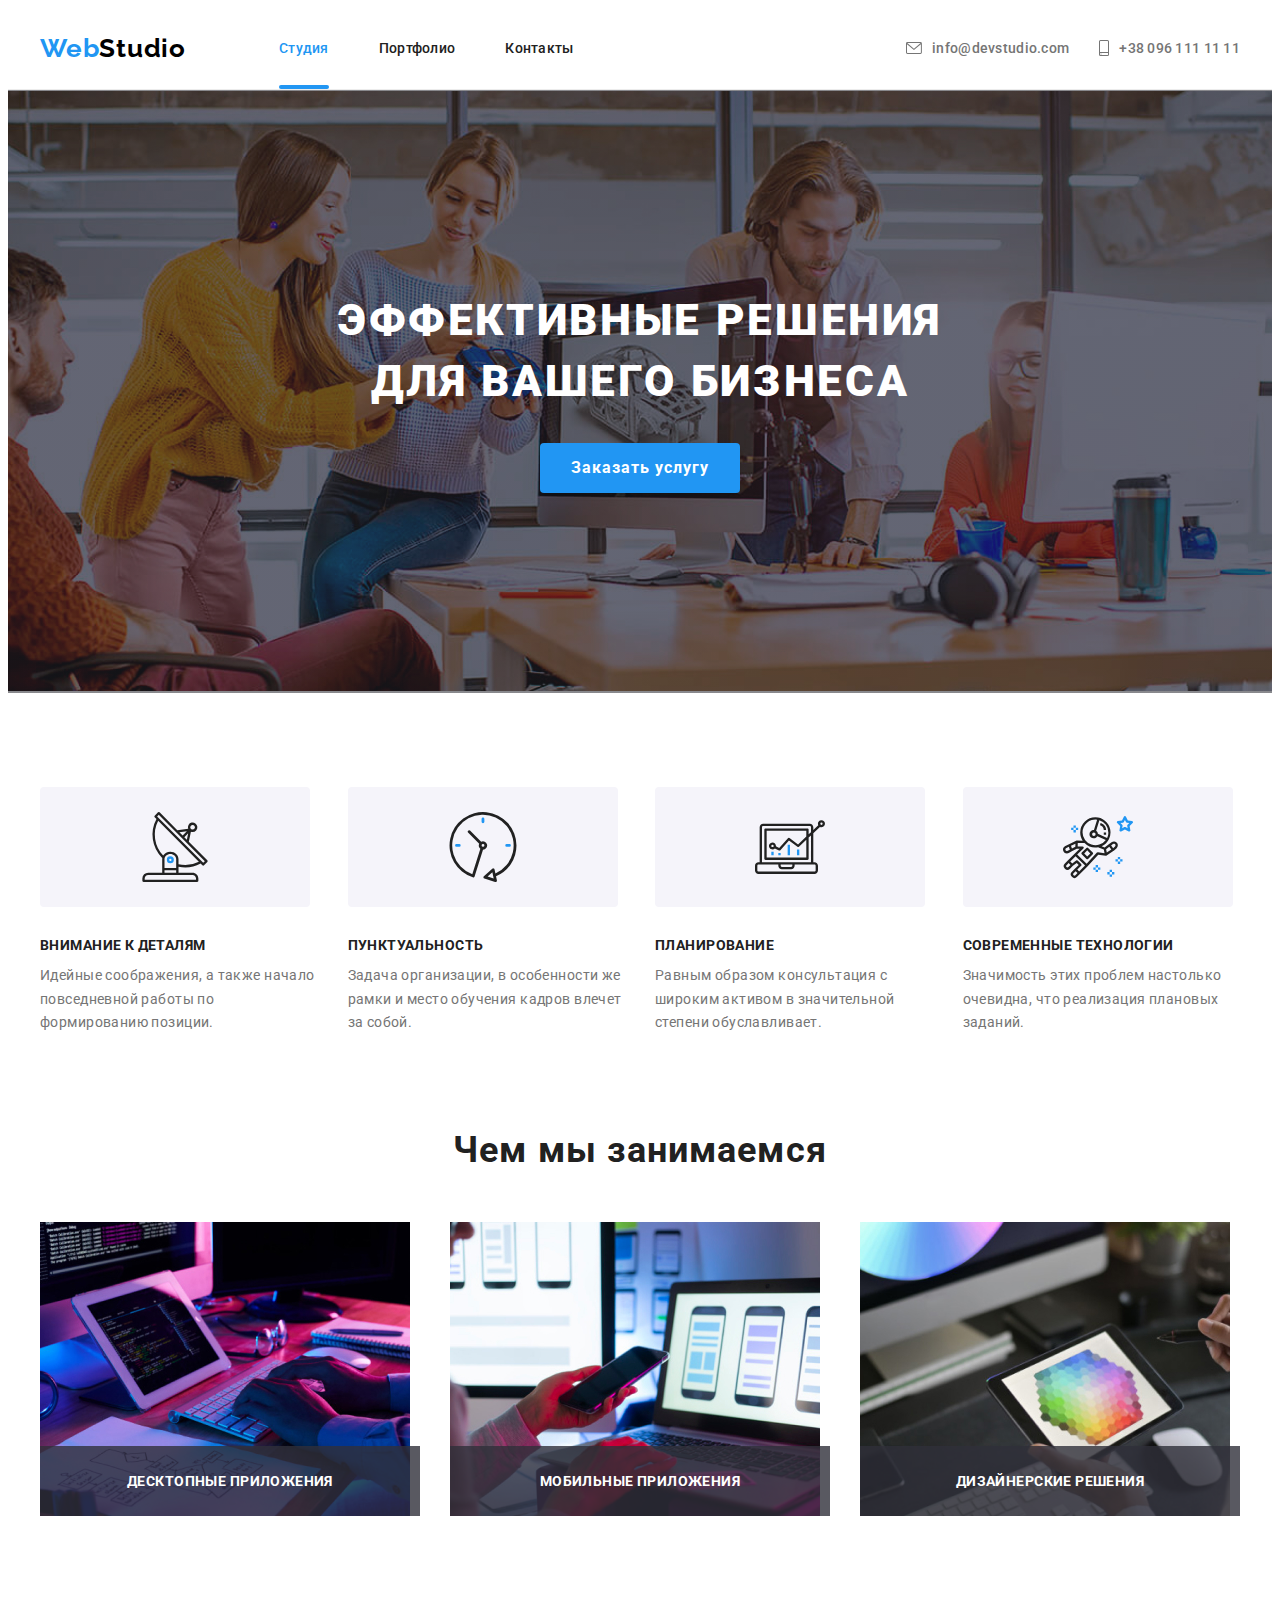
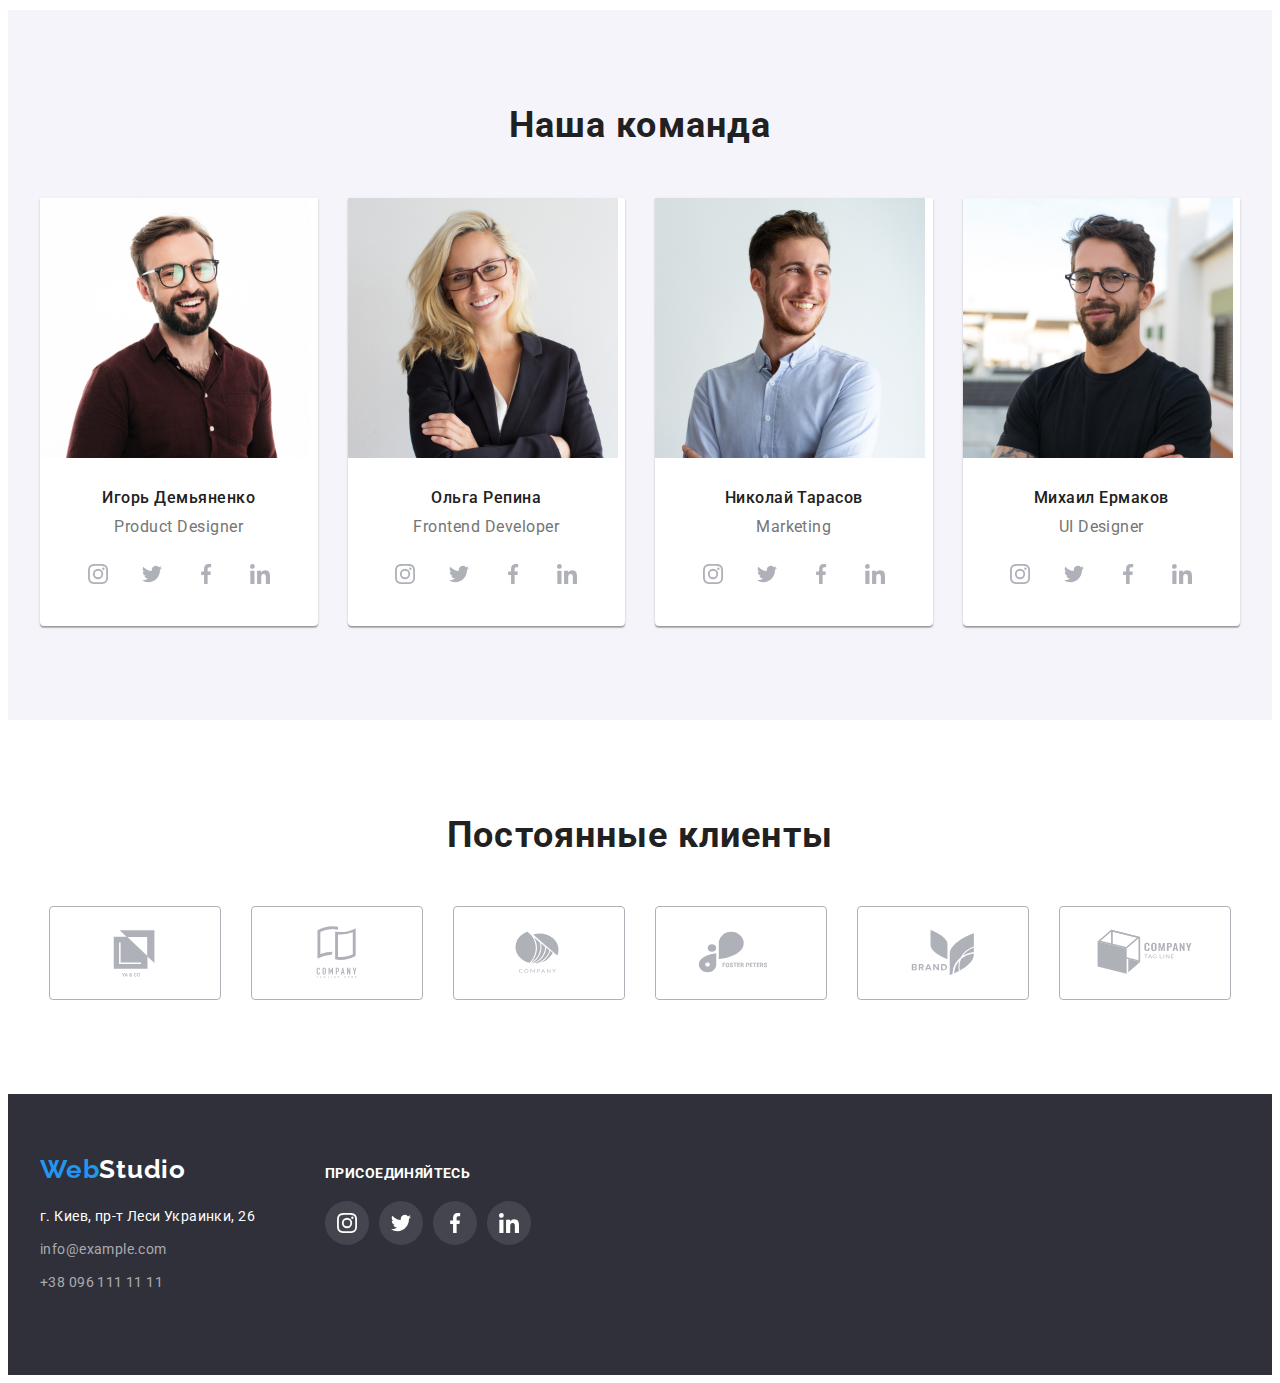
<file: index.html>
<!DOCTYPE html>
<html lang="ru">
  <head>
    <meta charset="UTF-8" />
    <meta http-equiv="X-UA-Compatible" content="IE=edge" />
    <meta name="viewport" content="width=device-width, initial-scale=1.0" />
    <title>WebStudio</title>

    <link rel="preconnect" href="https://fonts.googleapis.com" />
    <link rel="preconnect" href="https://fonts.gstatic.com" crossorigin />
    <link
      href="https://fonts.googleapis.com/css2?family=Montserrat:ital,wght@0,700;1,300&family=Raleway:wght@700&family=Roboto:wght@400;500;700;900&display=swap"
      rel="stylesheet"
    />
    <link
      rel="stylesheet"
      href="https://cdnjs.cloudflare.com/ajax/libs/modern-normalize/1.1.0/modern-normalize.min.css"
      integrity="sha512-wpPYUAdjBVSE4KJnH1VR1HeZfpl1ub8YT/NKx4PuQ5NmX2tKuGu6U/JRp5y+Y8XG2tV+wKQpNHVUX03MfMFn9Q=="
      crossorigin="anonymous"
      referrerpolicy="no-referrer"
    />
    <link rel="stylesheet" href="./css/styles.css" />
  </head>

  <body class="body">
    <header class="header">
      <div class="conteiner header-conteiner">
        <a class="logo" href=""><span class="logo-span">Web</span>Studio</a>
        <nav class="header-nav">
          <ul class="header-link">
            <li>
              <a class="header-link-nav header-link-stydio" href="./index.html"
                >Студия</a
              >
            </li>
            <li>
              <a class="header-link-nav" href="./portfolio.html"> Портфолио </a>
            </li>
            <li>
              <a href="" class="header-link-nav">Контакты</a>
            </li>
          </ul>
        </nav>
        <ul class="header-contacts">
          <li class="h-contacts-item">
            <a href="mailto:info@devstudio.com" class="header-contacts-link">
              <svg class="header-svg" width="16" height="12">
                <use href="./images/icons.svg#icon-email"></use>
              </svg>
              info@devstudio.com</a
            >
          </li>
          <li class="h-contacts-item">
            <a href="tel:+380961111111" class="header-contacts-link">
              <svg class="header-svg" width="10" height="16">
                <use href="./images/icons.svg#icon-smartphone"></use>
              </svg>
              +38 096 111 11 11</a
            >
          </li>
        </ul>
      </div>
    </header>

    <main class="main">
      <section class="hero section">
        <div class="conteiner">
          <h1 class="hero-title">Эффективные решения для вашего бизнеса</h1>
          <button class="hero-btn hero-item" data-modal-open type="button">
            Заказать услугу
          </button>
        </div>
      </section>

      <section class="section features">
        <div class="conteiner">
          <h2 class="visually-hidden">Особености</h2>

          <ul class="list card-set">
            <li class="list-item">
              <div class="list-item-svg">
                <svg width="70" height="70">
                  <use href="./images/icons.svg#icon-antenna"></use>
                </svg>
              </div>
              <h3 class="item-heading">Внимание к деталям</h3>
              <p class="i-head-text">
                Идейные соображения, а также начало повседневной работы по
                формированию позиции.
              </p>
            </li>
            <li class="list-item">
              <div class="list-item-svg">
                <svg width="70" height="70">
                  <use href="./images/icons.svg#icon-clock"></use>
                </svg>
              </div>
              <h3 class="item-heading">Пунктуальность</h3>
              <p class="i-head-text">
                Задача организации, в особенности же рамки и место обучения
                кадров влечет за собой.
              </p>
            </li>
            <li class="list-item">
              <div class="list-item-svg">
                <svg width="70" height="70">
                  <use href="./images/icons.svg#icon-diagram"></use>
                </svg>
              </div>
              <h3 class="item-heading">Планирование</h3>
              <p class="i-head-text">
                Равным образом консультация с широким активом в значительной
                степени обуславливает.
              </p>
            </li>
            <li class="list-item">
              <div class="list-item-svg">
                <svg width="70" height="70">
                  <use href="./images/icons.svg#icon-astronaut"></use>
                </svg>
              </div>
              <h3 class="item-heading">Современные технологии</h3>
              <p class="i-head-text">
                Значимость этих проблем настолько очевидна, что реализация
                плановых заданий.
              </p>
            </li>
          </ul>
        </div>
      </section>

      <section class="section">
        <div class="conteiner">
          <h2 class="subtitle">Чем мы занимаемся</h2>
          <ul class="some-pics card-set">
            <li class="pics-item">
              <img
                class="pics-box"
                src="images/features/box1.jpg"
                alt="оцениваем продукт"
                width="370"
                height="294"
              />
              <div class="our-products">
                <h3 class="name-products">Десктопные приложения</h3>
              </div>
            </li>
            <li class="pics-item">
              <img
                class="pics-box"
                src="images/features/box2.jpg"
                alt="выбор дизайна"
                width="370"
                height="294"
              />
              <div class="our-products">
                <h3 class="name-products">Мобильные приложения</h3>
              </div>
            </li>
            <li class="pics-item">
              <img
                class="pics-box"
                src="images/features/box3.jpg"
                alt="выбор цвета"
                width="370"
                height="294"
              />
              <div class="our-products">
                <h3 class="name-products">Дизайнерские решения</h3>
              </div>
            </li>
          </ul>
        </div>
      </section>

      <section class="work-section section">
        <div class="conteiner">
          <h2 class="subtitle">Наша команда</h2>
          <ul class="work-list card-set">
            <li class="about-people">
              <img
                class="people-img"
                src="images/people/img(3).jpg"
                alt="Человек"
                width="270"
                height="260"
              />
              <h3 class="people">Игорь Демьяненко</h3>
              <p class="work" lang="en">Product Designer</p>

              <ul class="social-net-list">
                <li class="div-social-net">
                  <a
                    class="link"
                    href=""
                    target="_blank"
                    rel="noopener noreferrens"
                    aria-label="instagram"
                  >
                    <svg class="social-net-svg" width="20" height="20">
                      <use href="./images/icons.svg#icon-instagram"></use>
                    </svg>
                  </a>
                </li>
                <li class="div-social-net">
                  <a
                    class="link"
                    href=""
                    target="_blank"
                    rel="noopener noreferrens"
                    aria-label="twitter"
                  >
                    <svg class="social-net-svg" width="20" height="20">
                      <use href="./images/icons.svg#icon-twitter"></use>
                    </svg>
                  </a>
                </li>
                <li class="div-social-net">
                  <a
                    class="link"
                    href=""
                    target="_blank"
                    rel="noopener noreferrens"
                    aria-label="facebook"
                  >
                    <svg class="social-net-svg" width="20" height="20">
                      <use href="./images/icons.svg#icon-facebook"></use>
                    </svg>
                  </a>
                </li>
                <li class="div-social-net">
                  <a
                    class="link"
                    href=""
                    target="_blank"
                    rel="noopener noreferrens"
                    aria-label="linkedin"
                  >
                    <svg class="social-net-svg" width="20" height="20">
                      <use href="./images/icons.svg#icon-linkedin"></use>
                    </svg>
                  </a>
                </li>
              </ul>
            </li>
            <li class="about-people">
              <img
                class="people-img"
                src="images/people/img(4).jpg"
                alt="Человек"
                width="270"
                height="260"
              />

              <h3 class="people">Ольга Репина</h3>
              <p class="work" lang="en">Frontend Developer</p>
              <ul class="social-net-list">
                <li class="div-social-net">
                  <a
                    class="link"
                    href=""
                    target="_blank"
                    rel="noopener noreferrens"
                    aria-label="instagram"
                  >
                    <svg class="social-net-svg" width="20" height="20">
                      <use href="./images/icons.svg#icon-instagram"></use>
                    </svg>
                  </a>
                </li>
                <li class="div-social-net">
                  <a
                    class="link"
                    href=""
                    target="_blank"
                    rel="noopener noreferrens"
                    aria-label="twitter"
                  >
                    <svg class="social-net-svg" width="20" height="20">
                      <use href="./images/icons.svg#icon-twitter"></use>
                    </svg>
                  </a>
                </li>
                <li class="div-social-net">
                  <a
                    class="link"
                    href=""
                    target="_blank"
                    rel="noopener noreferrens"
                    aria-label="facebook"
                  >
                    <svg class="social-net-svg" width="20" height="20">
                      <use href="./images/icons.svg#icon-facebook"></use>
                    </svg>
                  </a>
                </li>
                <li class="div-social-net">
                  <a
                    class="link"
                    href=""
                    target="_blank"
                    rel="noopener noreferrens"
                    aria-label="linkedin"
                  >
                    <svg class="social-net-svg" width="20" height="20">
                      <use href="./images/icons.svg#icon-linkedin"></use>
                    </svg>
                  </a>
                </li>
              </ul>
            </li>
            <li class="about-people">
              <img
                class="people-img"
                src="images/people/img(5).jpg"
                alt="Человек"
                width="270"
                height="260"
              />
              <h3 class="people">Николай Тарасов</h3>
              <p class="work" lang="en">Marketing</p>
              <ul class="social-net-list">
                <li class="div-social-net">
                  <a
                    class="link"
                    href=""
                    target="_blank"
                    rel="noopener noreferrens"
                    aria-label="instagram"
                  >
                    <svg class="social-net-svg" width="20" height="20">
                      <use href="./images/icons.svg#icon-instagram"></use>
                    </svg>
                  </a>
                </li>
                <li class="div-social-net">
                  <a
                    class="link"
                    href=""
                    target="_blank"
                    rel="noopener noreferrens"
                    aria-label="twitter"
                  >
                    <svg class="social-net-svg" width="20" height="20">
                      <use href="./images/icons.svg#icon-twitter"></use>
                    </svg>
                  </a>
                </li>
                <li class="div-social-net">
                  <a
                    class="link"
                    href=""
                    target="_blank"
                    rel="noopener noreferrens"
                    aria-label="facebook"
                  >
                    <svg class="social-net-svg" width="20" height="20">
                      <use href="./images/icons.svg#icon-facebook"></use>
                    </svg>
                  </a>
                </li>
                <li class="div-social-net">
                  <a
                    class="link"
                    href=""
                    target="_blank"
                    rel="noopener noreferrens"
                    aria-label="linkedin"
                  >
                    <svg class="social-net-svg" width="20" height="20">
                      <use href="./images/icons.svg#icon-linkedin"></use>
                    </svg>
                  </a>
                </li>
              </ul>
            </li>
            <li class="about-people">
              <img
                class="people-img"
                src="images/people/img(6).jpg"
                alt="Человек"
                width="270"
                height="260"
              />
              <h3 class="people">Михаил Ермаков</h3>
              <p class="work" lang="en">UI Designer</p>
              <ul class="social-net-list">
                <li class="div-social-net">
                  <a
                    class="link"
                    href=""
                    target="_blank"
                    rel="noopener noreferrens"
                    aria-label="instagram"
                  >
                    <svg class="social-net-svg" width="20" height="20">
                      <use href="./images/icons.svg#icon-instagram"></use>
                    </svg>
                  </a>
                </li>
                <li class="div-social-net">
                  <a
                    class="link"
                    href=""
                    target="_blank"
                    rel="noopener noreferrens"
                    aria-label="twitter"
                  >
                    <svg class="social-net-svg" width="20" height="20">
                      <use href="./images/icons.svg#icon-twitter"></use>
                    </svg>
                  </a>
                </li>
                <li class="div-social-net">
                  <a
                    class="link"
                    href=""
                    target="_blank"
                    rel="noopener noreferrens"
                    aria-label="facebook"
                  >
                    <svg class="social-net-svg" width="20" height="20">
                      <use href="./images/icons.svg#icon-facebook"></use>
                    </svg>
                  </a>
                </li>
                <li class="div-social-net">
                  <a
                    class="link"
                    href=""
                    target="_blank"
                    rel="noopener noreferrens"
                    aria-label="linkedin"
                  >
                    <svg class="social-net-svg" width="20" height="20">
                      <use href="./images/icons.svg#icon-linkedin"></use>
                    </svg>
                  </a>
                </li>
              </ul>
            </li>
          </ul>
        </div>
      </section>
      <section class="section">
        <h2 class="our-customers">Постоянные клиенты</h2>

        <ul class="customers-list variables">
          <li class="">
            <a
              class="our-customers-link"
              href=""
              target="_blank"
              rel="noopener noreferrens"
              aria-label=""
            >
              <svg class="our-customers-svg" width="106" height="60">
                <use href="./images/icons.svg#icon-Logo"></use>
              </svg>
            </a>
          </li>
          <li class="">
            <a
              class="our-customers-link"
              href=""
              target="_blank"
              rel="noopener noreferrens"
              aria-label=""
            >
              <svg class="our-customers-svg" width="106" height="60">
                <use href="./images/icons.svg#icon-Logo-1"></use>
              </svg>
            </a>
          </li>
          <li class="">
            <a
              class="our-customers-link"
              href=""
              target="_blank"
              rel="noopener noreferrens"
              aria-label=""
            >
              <svg class="our-customers-svg" width="106" height="60">
                <use href="./images/icons.svg#icon-Logo-2"></use>
              </svg>
            </a>
          </li>
          <li class="">
            <a
              class="our-customers-link"
              href=""
              target="_blank"
              rel="noopener noreferrens"
              aria-label=""
            >
              <svg class="our-customers-svg" width="106" height="60">
                <use href="./images/icons.svg#icon-Logo-3"></use>
              </svg>
            </a>
          </li>
          <li class="">
            <a
              class="our-customers-link"
              href=""
              target="_blank"
              rel="noopener noreferrens"
              aria-label=""
            >
              <svg class="our-customers-svg" width="106" height="60">
                <use href="./images/icons.svg#icon-Logo-4"></use>
              </svg>
            </a>
          </li>
          <li class="">
            <a
              class="our-customers-link"
              href=""
              target="_blank"
              rel="noopener noreferrens"
              aria-label=""
            >
              <svg class="our-customers-svg" width="170" height="60">
                <use href="./images/icons.svg#icon-Logo-5"></use>
              </svg>
            </a>
          </li>
        </ul>
      </section>
    </main>
    <footer class="footer">
      <div class="conteiner footer-conteiner">
        <div class="first-conteiner">
          <a class="logo-footer" href=""
            ><span class="logo-span">Web</span>Studio</a
          >
          <address class="address">
            <ul class="address-list">
              <li class="residence-address">г. Киев, пр-т Леси Украинки, 26</li>
              <li class="not-last-child">
                <a class="address-mail-tel" href="mailto:info@example.com"
                  >info@example.com</a
                >
              </li>
              <li class="not-last-child">
                <a class="address-mail-tel" href="tel:+380961111111"
                  >+38 096 111 11 11</a
                >
              </li>
            </ul>
          </address>
        </div>
        <div class="join-in">
          <h2 class="address-subtitle">присоединяйтесь</h2>
          <ul class="social-net-list">
            <li class="div-social-net">
              <a
                class="footer-link"
                href=""
                target="_blank"
                rel="noopener noreferrens"
                aria-label="instagram"
              >
                <svg class="footer-net-svg" width="20" height="20">
                  <use href="./images/icons.svg#icon-instagram"></use>
                </svg>
              </a>
            </li>
            <li class="div-social-net">
              <a
                class="footer-link"
                href=""
                target="_blank"
                rel="noopener noreferrens"
                aria-label="twitter"
              >
                <svg class="footer-net-svg" width="20" height="20">
                  <use href="./images/icons.svg#icon-twitter"></use>
                </svg>
              </a>
            </li>
            <li class="div-social-net">
              <a
                class="footer-link"
                href=""
                target="_blank"
                rel="noopener noreferrens"
                aria-label="facebook"
              >
                <svg class="footer-net-svg" width="20" height="20">
                  <use href="./images/icons.svg#icon-facebook"></use>
                </svg>
              </a>
            </li>
            <li class="div-social-net">
              <a
                class="footer-link"
                href=""
                target="_blank"
                rel="noopener noreferrens"
                aria-label="linkedin"
              >
                <svg class="footer-net-svg" width="20" height="20">
                  <use href="./images/icons.svg#icon-linkedin"></use>
                </svg>
              </a>
            </li>
          </ul>
        </div>
      </div>
    </footer>
    <!-- modal window -->
    <div class="backdrop is-hidden" data-modal>
      <div class="modal">
        <button class="modal-btn" data-modal-close>
          <svg class="modal-btn-icon" width="18" height="18">
            <use href="./images/icons.svg#icon-modal-svg"></use>
          </svg>
        </button>
      </div>
    </div>
    <script src="./js/modal.js"></script>
  </body>
</html>
</file>
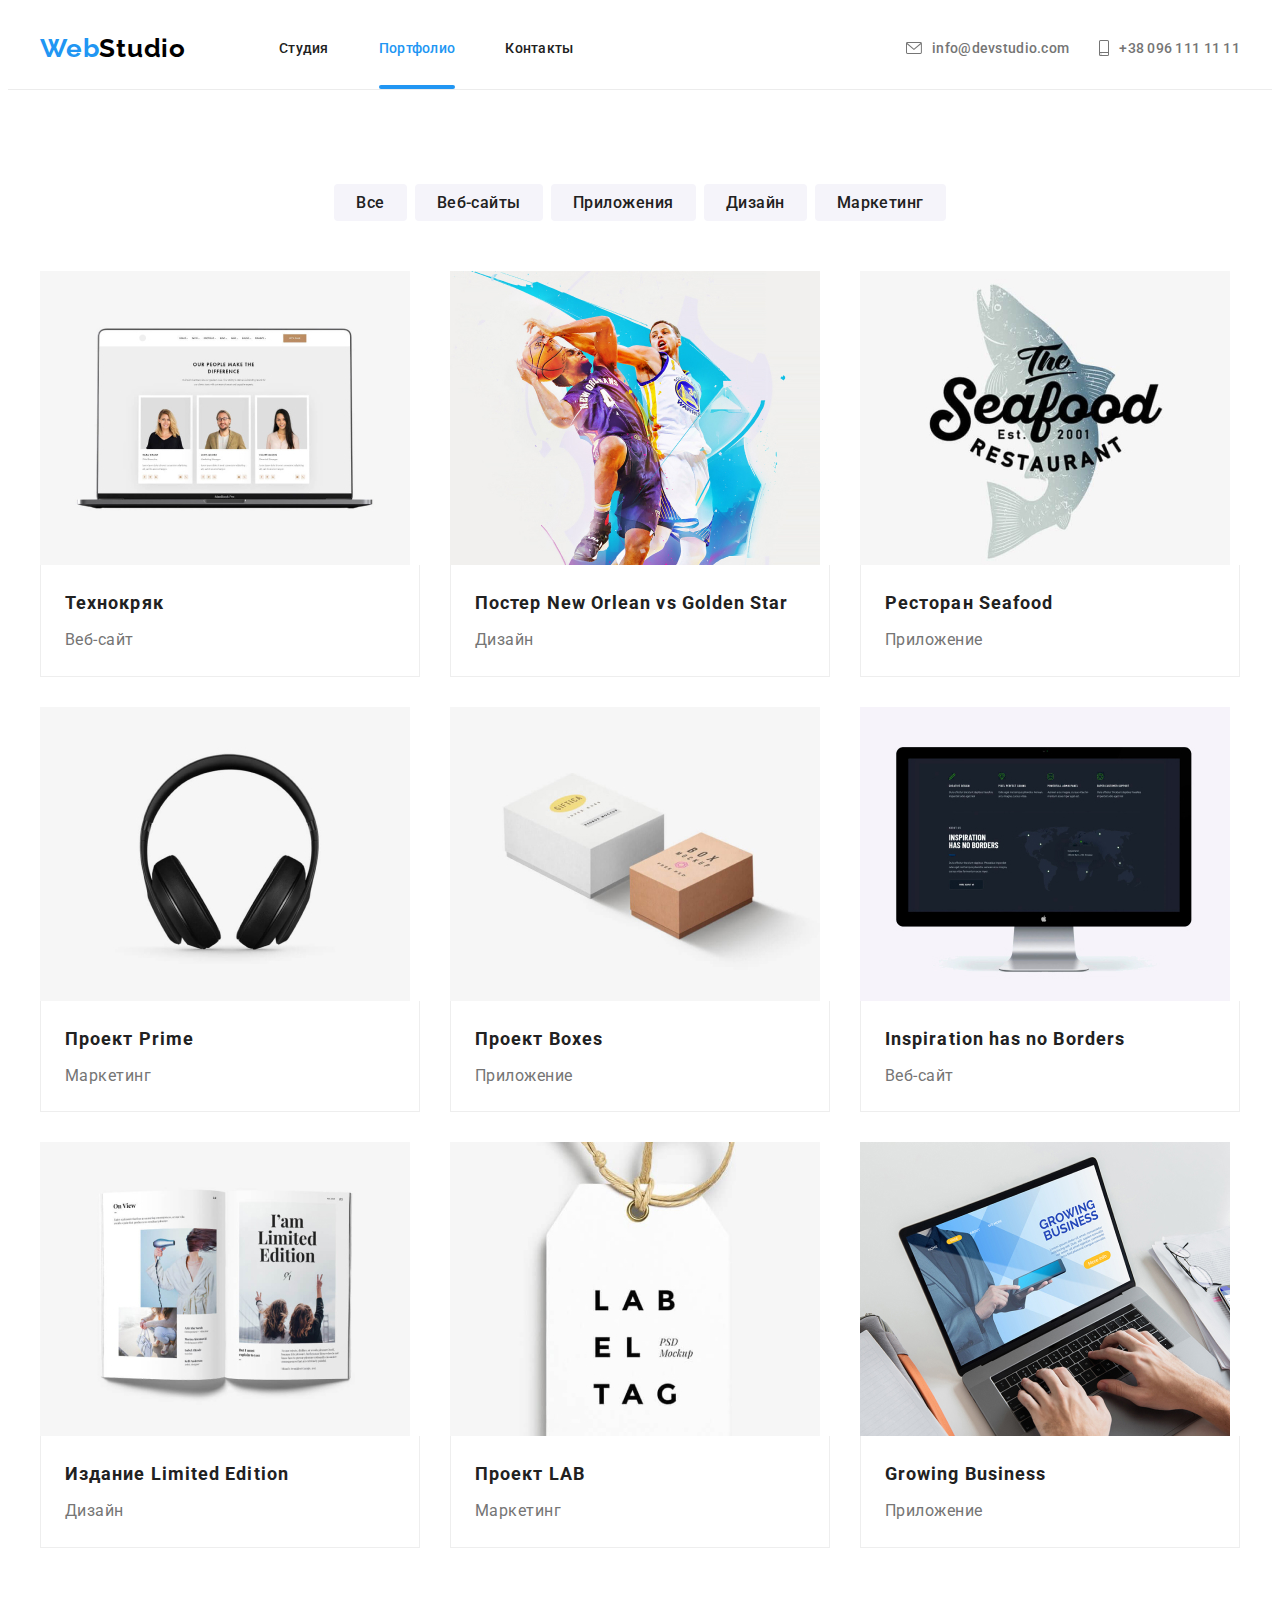
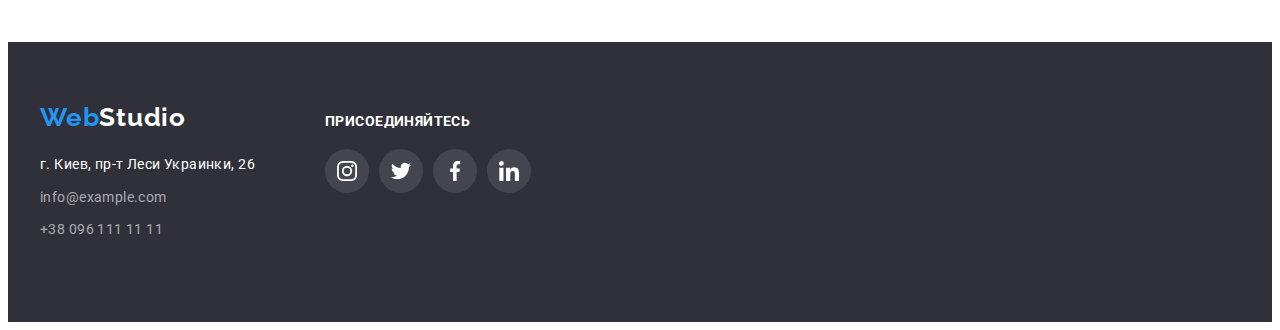
<file: portfolio.html>
<!DOCTYPE html>
<html lang="en">
  <head>
    <meta charset="UTF-8" />
    <meta http-equiv="X-UA-Compatible" content="IE=edge" />
    <meta name="viewport" content="width=device-width, initial-scale=1.0" />
    <title>WebStudio</title>

    <link rel="preconnect" href="https://fonts.googleapis.com" />
    <link rel="preconnect" href="https://fonts.gstatic.com" crossorigin />
    <link
      href="https://fonts.googleapis.com/css2?family=Montserrat:ital,wght@0,700;1,300&family=Raleway:wght@700&family=Roboto:wght@400;500;700;900&display=swap"
      rel="stylesheet"
    />
    <link
      rel="stylesheet"
      href="https://cdnjs.cloudflare.com/ajax/libs/modern-normalize/1.1.0/modern-normalize.min.css"
      integrity="sha512-wpPYUAdjBVSE4KJnH1VR1HeZfpl1ub8YT/NKx4PuQ5NmX2tKuGu6U/JRp5y+Y8XG2tV+wKQpNHVUX03MfMFn9Q=="
      crossorigin="anonymous"
      referrerpolicy="no-referrer"
    />
    <link rel="stylesheet" href="./css/styles.css" />
  </head>
  <body class="body">
    <header class="header">
      <div class="conteiner header-conteiner">
        <a class="logo" href=""><span class="logo-span">Web</span>Studio</a>
        <nav class="header-nav">
          <ul class="header-link">
            <li>
              <a href="./index.html" class="header-link-nav">Студия</a>
            </li>
            <li>
              <a
                href="./portfolio.html"
                class="header-link-nav header-link-portfolio"
                >Портфолио</a
              >
            </li>
            <li>
              <a href="" class="header-link-nav">Контакты</a>
            </li>
          </ul>
        </nav>
        <ul class="header-contacts">
          <li class="h-contacts-item">
            <a href="mailto:info@devstudio.com" class="header-contacts-link">
              <svg class="header-svg" width="16" height="12">
                <use href="./images/icons.svg#icon-email"></use>
              </svg>
              info@devstudio.com</a
            >
          </li>
          <li class="h-contacts-item">
            <a href="tel:+380961111111" class="header-contacts-link">
              <svg class="header-svg" width="10" height="16">
                <use href="./images/icons.svg#icon-smartphone"></use>
              </svg>
              +38 096 111 11 11</a
            >
          </li>
        </ul>
      </div>
    </header>

    <main class="main">
      <section class="section-portfolio section">
        <div class="conteiner">
          <h1 class="visually-hidden">Портфолио</h1>
          <ul class="btn-portfolio-link">
            <li>
              <button class="portfolio-btn" type="button">Все</button>
            </li>
            <li>
              <button class="portfolio-btn" type="button">Веб-сайты</button>
            </li>
            <li>
              <button class="portfolio-btn" type="button">Приложения</button>
            </li>
            <li>
              <button class="portfolio-btn" type="button">Дизайн</button>
            </li>
            <li>
              <button class="portfolio-btn" type="button">Маркетинг</button>
            </li>
          </ul>

          <ul class="portfolio-link">
            <li class="portfolio-item">
              <div class="div-overlay">
                <img
                  class="portfolio-img"
                  src="images/project/img.jpg"
                  alt="Веб-сайт: Технокряк"
                  width="370"
                  height="294"
                />
                <div class="porfolio-cards-overlay">
                  <p class="portfolio-overlay-text">
                    Ресурс предлагает комплексные предложения с разным уровнем
                    функционала и сервисов. Все это позволит посетителю получить
                    исчерпывающие сведения о компании или частном лице.
                  </p>
                </div>
              </div>
              <div class="portfolio-wrap">
                <h2 class="list-name">Технокряк</h2>
                <p class="list-project">Веб-сайт</p>
              </div>
            </li>
            <li class="portfolio-item">
              <div class="div-overlay">
                <img
                  class="portfolio-img"
                  src="images/project/img-1.jpg"
                  alt="Постер New Orlean vs Golden Star"
                  width="370"
                  height="294"
                />
                <div class="porfolio-cards-overlay">
                  <p class="portfolio-overlay-text">
                    Ресурс предлагает комплексные предложения с разным уровнем
                    функционала и сервисов. Все это позволит посетителю получить
                    исчерпывающие сведения о компании или частном лице.
                  </p>
                </div>
              </div>
              <div class="portfolio-wrap">
                <h2 class="list-name">
                  Постер<span lang="en"> New Orlean vs Golden Star</span>
                </h2>
                <p class="list-project">Дизайн</p>
              </div>
            </li>
            <li class="portfolio-item">
              <div class="div-overlay">
                <img
                  class="portfolio-img"
                  src="images/project/img-2.jpg"
                  alt="Приложение: Ресторан Seafood"
                  width="370"
                  height="294"
                />
                <div class="porfolio-cards-overlay">
                  <p class="portfolio-overlay-text">
                    Ресурс предлагает комплексные предложения с разным уровнем
                    функционала и сервисов. Все это позволит посетителю получить
                    исчерпывающие сведения о компании или частном лице.
                  </p>
                </div>
              </div>
              <div class="portfolio-wrap">
                <h2 class="list-name">
                  Ресторан <span lang="en">Seafood</span>
                </h2>
                <p class="list-project">Приложение</p>
              </div>
            </li>
            <li class="portfolio-item">
              <div class="div-overlay">
                <img
                  class="portfolio-img"
                  src="images/project/img-3.jpg"
                  alt="Проект Prime (маркетинг)"
                  width="370"
                  height="294"
                />
                <div class="porfolio-cards-overlay">
                  <p class="portfolio-overlay-text">
                    Ресурс предлагает комплексные предложения с разным уровнем
                    функционала и сервисов. Все это позволит посетителю получить
                    исчерпывающие сведения о компании или частном лице.
                  </p>
                </div>
              </div>
              <div class="portfolio-wrap">
                <h2 class="list-name">Проект <span lang="en">Prime</span></h2>
                <p class="list-project">Маркетинг</p>
              </div>
            </li>
            <li class="portfolio-item">
              <div class="div-overlay">
                <img
                  class="portfolio-img"
                  src="images/project/img-4.jpg"
                  alt="Приложение: Boxes"
                  width="370"
                  height="294"
                />
                <div class="porfolio-cards-overlay">
                  <p class="portfolio-overlay-text">
                    Ресурс предлагает комплексные предложения с разным уровнем
                    функционала и сервисов. Все это позволит посетителю получить
                    исчерпывающие сведения о компании или частном лице.
                  </p>
                </div>
              </div>
              <div class="portfolio-wrap">
                <h2 class="list-name">Проект <span lang="en"> Boxes</span></h2>
                <p class="list-project">Приложение</p>
              </div>
            </li>
            <li class="portfolio-item">
              <div class="div-overlay">
                <img
                  class="portfolio-img"
                  src="images/project/img-5.jpg"
                  alt="Веб-сайт: Inspiration has no Borders"
                  width="370"
                  height="294"
                />
                <div class="porfolio-cards-overlay">
                  <p class="portfolio-overlay-text">
                    Ресурс предлагает комплексные предложения с разным уровнем
                    функционала и сервисов. Все это позволит посетителю получить
                    исчерпывающие сведения о компании или частном лице.
                  </p>
                </div>
              </div>
              <div class="portfolio-wrap">
                <h2 class="list-name" lang="en">Inspiration has no Borders</h2>
                <p class="list-project">Веб-сайт</p>
              </div>
            </li>
            <li class="portfolio-item">
              <div class="div-overlay">
                <img
                  class="portfolio-img"
                  src="images/project/img-6.jpg"
                  alt="Дизайн: Издание Limited Edition"
                  width="370"
                  height="294"
                />
                <div class="porfolio-cards-overlay">
                  <p class="portfolio-overlay-text">
                    Ресурс предлагает комплексные предложения с разным уровнем
                    функционала и сервисов. Все это позволит посетителю получить
                    исчерпывающие сведения о компании или частном лице.
                  </p>
                </div>
              </div>
              <div class="portfolio-wrap">
                <h2 class="list-name">
                  Издание <span lang="en">Limited Edition</span>
                </h2>
                <p class="list-project">Дизайн</p>
              </div>
            </li>
            <li class="portfolio-item">
              <div class="div-overlay">
                <img
                  class="portfolio-img"
                  src="images/project/img-7.jpg"
                  alt="Маркетинг: проект LAB"
                  width="370"
                  height="294"
                />
                <div class="porfolio-cards-overlay">
                  <p class="portfolio-overlay-text">
                    Ресурс предлагает комплексные предложения с разным уровнем
                    функционала и сервисов. Все это позволит посетителю получить
                    исчерпывающие сведения о компании или частном лице.
                  </p>
                </div>
              </div>
              <div class="portfolio-wrap">
                <h2 class="list-name">Проект <span lang="en">LAB</span></h2>
                <p class="list-project">Маркетинг</p>
              </div>
            </li>
            <li class="portfolio-item">
              <div class="div-overlay">
                <img
                  class="portfolio-img"
                  src="images/project/img-8.jpg"
                  alt="Приложение: Growing Business"
                  width="370"
                  height="294"
                />
                <div class="porfolio-cards-overlay">
                  <p class="portfolio-overlay-text">
                    Ресурс предлагает комплексные предложения с разным уровнем
                    функционала и сервисов. Все это позволит посетителю получить
                    исчерпывающие сведения о компании или частном лице.
                  </p>
                </div>
              </div>
              <div class="portfolio-wrap">
                <h2 class="list-name" lang="en">Growing Business</h2>
                <p class="list-project">Приложение</p>
              </div>
            </li>
          </ul>
        </div>
      </section>
    </main>

    <footer class="footer">
      <div class="conteiner footer-conteiner">
        <div class="first-conteiner">
          <a class="logo-footer" href=""
            ><span class="logo-span">Web</span>Studio</a
          >
          <address class="address">
            <ul class="address-list">
              <li class="residence-address">г. Киев, пр-т Леси Украинки, 26</li>
              <li class="not-last-child">
                <a class="address-mail-tel" href="mailto:info@example.com"
                  >info@example.com</a
                >
              </li>
              <li class="not-last-child">
                <a class="address-mail-tel" href="tel:+380961111111"
                  >+38 096 111 11 11</a
                >
              </li>
            </ul>
          </address>
        </div>
        <div class="join-in">
          <h2 class="address-subtitle">присоединяйтесь</h2>
          <ul class="social-net-list">
            <li class="div-social-net">
              <a
                class="footer-link"
                href=""
                target="_blank"
                rel="noopener noreferrens"
                aria-label="instagram"
              >
                <svg class="footer-net-svg" width="20" height="20">
                  <use href="./images/icons.svg#icon-instagram"></use>
                </svg>
              </a>
            </li>
            <li class="div-social-net">
              <a
                class="footer-link"
                href=""
                target="_blank"
                rel="noopener noreferrens"
                aria-label="twitter"
              >
                <svg class="footer-net-svg" width="20" height="20">
                  <use href="./images/icons.svg#icon-twitter"></use>
                </svg>
              </a>
            </li>
            <li class="div-social-net">
              <a
                class="footer-link"
                href=""
                target="_blank"
                rel="noopener noreferrens"
                aria-label="facebook"
              >
                <svg class="footer-net-svg" width="20" height="20">
                  <use href="./images/icons.svg#icon-facebook"></use>
                </svg>
              </a>
            </li>
            <li class="div-social-net">
              <a
                class="footer-link"
                href=""
                target="_blank"
                rel="noopener noreferrens"
                aria-label="linkedin"
              >
                <svg class="footer-net-svg" width="20" height="20">
                  <use href="./images/icons.svg#icon-linkedin"></use>
                </svg>
              </a>
            </li>
          </ul>
        </div>
      </div>
    </footer>
  </body>
</html>
</file>
<file: css/styles.css>
:root {
  --items: 4;
  --indent: 30px;
  --start-color: rgba(47, 48, 58, 0.4) 100%;
  --end-color: #c4c4c4;
}

.body {
  font-family: "Roboto", sans-serif;
}

h1,
h2,
h3,
h4,
h5,
h6,
p {
  margin: 0;
}

ul {
  list-style-type: none;
  margin: 0;
  padding: 0;
}

a {
  text-decoration: none;
  color: currentColor;
}

.section {
  padding-top: 94px;
  padding-bottom: 94px;
}

.header {
  border-bottom: 1px solid #ececec;
}

.header-nd {
  border-bottom: 1px solid #ececec;
}

.conteiner {
  width: 1200px;
  padding-left: 15px;
  padding-right: 15px;
  margin: 0 auto;
}

.header-conteiner {
  display: flex;
  align-items: center;
}

.header-nav {
  display: flex;
  align-items: center;
  margin-right: auto;
}

/* Логотип */
.logo {
  font-family: "Raleway", sans-serif;
  text-decoration: none;
  font-weight: 700;
  font-size: 26px;
  line-height: 1.2;
  letter-spacing: 0.03em;
  color: #000000;
  margin-right: 93px;
}

.logo-span {
  font-family: "Raleway", sans-serif;
  font-weight: 700;
  font-size: 26px;
  line-height: 1.2;
  letter-spacing: 0.03em;
  color: #2196f3;
}

/* Хедер-навигация */
.header-link {
  list-style-type: none;
  display: flex;
  align-items: center;
  gap: 50px;
}

.header-link-nav {
  position: relative;
  display: block;
  font-weight: 500;
  font-size: 14px;
  line-height: 1.2;
  letter-spacing: 0.02em;
  color: #212121;
  text-decoration: none;
  padding: 32px 0;
  transition: color 250ms cubic-bezier(0.4, 0, 0.2, 1);
}

.header-link-nav:focus {
  color: #2196f3;
}

.header-link-nav:hover {
  color: #2196f3;
}

.header-link-stydio {
  font-weight: 500;
  font-size: 14px;
  line-height: 1.2;
  letter-spacing: 0.02em;
  color: #2196f3;
  text-decoration: none;
  transition: color 250ms cubic-bezier(0.4, 0, 0.2, 1);
}

.header-link-stydio:focus {
  color: #2196f3;
}

.header-link-stydio:hover {
  color: #2196f3;
}

.header-link-stydio::after {
  content: "";
  position: absolute;
  bottom: 0;
  left: 0;

  display: block;
  width: 100%;
  height: 4px;

  border-radius: 2px;
  background-color: #2196f3;
}

.header-link-portfolio {
  font-weight: 500;
  font-size: 14px;
  line-height: 1.2;
  letter-spacing: 0.02em;
  color: #2196f3;
  text-decoration: none;
  transition: color 250ms cubic-bezier(0.4, 0, 0.2, 1);
}

.header-link-portfolio:focus {
  color: #2196f3;
}

.header-link-portfolio:hover {
  color: #2196f3;
}

.header-link-portfolio::after {
  content: "";
  position: absolute;
  bottom: 0;
  left: 0;

  display: block;
  width: 100%;
  height: 4px;

  border-radius: 2px;
  background-color: #2196f3;
}

/* Хедер-контакты  */
.header-contacts {
  list-style-type: none;
  display: flex;
  align-items: center;
  gap: 30px;
}

.header-contacts-link {
  display: flex;
  align-items: center;
  font-weight: 500;
  font-size: 14px;
  line-height: 1.2;
  letter-spacing: 0.02em;
  color: #757575;
  text-decoration: none;
  transition: color 250ms cubic-bezier(0.4, 0, 0.2, 1);
}

.header-contacts-link:focus {
  color: #2196f3;
}

.header-contacts-link:hover {
  color: #2196f3;
}

.header-svg {
  fill: currentColor;
  margin-right: 10px;
}

/* секция герой */

.hero {
  background-color: #c4c4c4;
  padding: 200px 0;
  max-width: 1600px;
  margin-right: auto;
  margin-left: auto;

  background-image: linear-gradient(
      rgba(47, 48, 58, 0.4),
      rgba(47, 48, 58, 0.4)
    ),
    url(../images/hero-bg-img/img.jpg);

  background-repeat: no-repeat;
  background-position: center;
}

.hero-title {
  width: 696px;

  font-weight: 900;
  font-size: 44px;
  line-height: 1.4;
  letter-spacing: 0.06em;
  text-transform: uppercase;
  text-align: center;
  color: #ffffff;
  margin-bottom: 30px;
  margin-right: auto;
  margin-left: auto;
}

.hero-btn {
  display: block;

  font-family: inherit;
  font-weight: 700;
  font-size: 16px;
  line-height: 1.8;
  letter-spacing: 0.06em;
  color: #ffffff;

  min-width: 200px;
  min-height: 50px;
  background-color: #2196f3;
  box-shadow: 0px 4px 4px rgba(0, 0, 0, 0.15);
  border: #2196f3;
  border-radius: 4px;
  cursor: pointer;

  margin-right: auto;
  margin-left: auto;
}

/* Modal window */
.backdrop {
  display: flex;
  justify-content: center;
  align-items: center;
  position: fixed;
  top: 0;
  left: 0;
  width: 100%;
  height: 100%;
  background-color: rgba(0, 0, 0, 0.2);
  transition: 250ms cubic-bezier(0.4, 0, 0.2, 1);
}

.backdrop.is-hidden {
  opacity: 0;
  visibility: hidden;
  pointer-events: none;
}

.modal {
  position: relative;
  width: 528px;
  height: 581px;
  background-color: #ffffff;
  box-shadow: 0px 1px 3px rgba(0, 0, 0, 0.12), 0px 1px 1px rgba(0, 0, 0, 0.14),
    0px 2px 1px rgba(0, 0, 0, 0.2);
  border-radius: 4px;
  z-index: 1000;
}

.modal-btn {
  position: absolute;
  display: flex;
  align-items: center;
  justify-content: center;

  top: 8px;
  right: 8px;
  width: 30px;
  height: 30px;
  padding: 0;

  border-radius: 50%;
  background-color: #ffffff;
  border: 1px solid rgba(0, 0, 0, 0.1);
  cursor: pointer;
}

/* Особености */

.section.features {
  padding-bottom: 0;
}

.list-item-svg {
  background-color: #f5f4fa;
  border-radius: 4px;
  width: 270px;
  height: 120px;
  margin-bottom: 30px;
  display: flex;
  align-items: center;
  justify-content: center;
}

.card-set {
  display: flex;
  gap: var(--indent);
}

.list-item {
  flex-basis: calc((100% - var(--indent) * (var(--items) - 1)) / var(--items));
}

.item-heading {
  margin-bottom: 10px;

  font-weight: 700;
  font-size: 14px;
  line-height: 1.2;
  letter-spacing: 0.03em;
  text-transform: uppercase;
  color: #212121;
}

.i-head-text {
  font-size: 14px;
  line-height: 1.7;
  letter-spacing: 0.03em;
  color: #757575;
}

/* наші роботи */
.subtitle {
  font-weight: 700;
  font-size: 36px;
  line-height: 1.2;
  letter-spacing: 0.03em;
  text-align: center;
  color: #212121;
  margin-bottom: 50px;
}

.some-pics {
  --items: 3;
  --indent: 30px;
}

.pics-item {
  position: relative;
  display: flex;
  flex-wrap: wrap;
  gap: 30px;
  flex-basis: calc((100% - var(--indent) * (var(--items) - 1)) / var(--items));
}

.pics-box {
  display: block;
}

.our-products {
  position: absolute;
  bottom: 0;
  display: flex;
  align-items: center;
  justify-content: center;
  width: 100%;
  padding-top: 27px;
  padding-bottom: 27px;
  background-color: rgba(47, 48, 58, 0.8);
}

.name-products {
  font-weight: 700;
  font-size: 14px;
  line-height: 16px;
  text-align: center;
  letter-spacing: 0.03em;
  text-transform: uppercase;

  color: #ffffff;
}

/* Наша комaнда */

.work-section {
  background-color: #f5f4fa;
}

.about-people-item {
  display: flex;
  gap: 30px;
}

.work-list {
  --item: 4;
}

.about-people {
  flex-basis: calc((100% - var(--indent) * (var(--item) - 1)) / var(--item));
  background: #ffffff;
  box-shadow: 0px 1px 3px rgba(0, 0, 0, 0.12), 0px 1px 1px rgba(0, 0, 0, 0.14),
    0px 2px 1px rgba(0, 0, 0, 0.2);
  border-radius: 0px 0px 4px 4px;
  padding-bottom: 30px;
}

.people-img {
  display: block;
  margin-bottom: 30px;
}

.our-team {
  font-weight: 700;
  font-size: 36px;
  line-height: 1.2;

  letter-spacing: 0.03em;
  color: #212121;
}

.people {
  font-weight: 500;
  font-size: 16px;
  line-height: 1.2;
  letter-spacing: 0.03em;
  color: #212121;
  text-align: center;
  margin-bottom: 10px;
}

.work {
  font-size: 16px;
  line-height: 1.2;
  letter-spacing: 0.03em;
  color: #757575;
  text-align: center;
  margin-bottom: 16px;
}

.social-net-list {
  display: flex;
  justify-content: center;
  align-items: center;
  gap: 10px;
}

.link {
  display: flex;
  justify-content: center;
  align-items: center;
  width: 44px;
  height: 44px;
  background-color: #ffffff;
  border-radius: 50%;
  transition: background-color 250ms cubic-bezier(0.4, 0, 0.2, 1);
}

.link:focus {
  background-color: #2196f3;
}
.link:hover {
  background-color: #2196f3;
}

.div-social-net .link:focus .social-net-svg {
  fill: #ffffff;
}
.div-social-net .link:hover .social-net-svg {
  fill: #ffffff;
}

.social-net-svg {
  fill: #afb1b8;
  transition: fill 250ms cubic-bezier(0.4, 0, 0.2, 1);
}

/* Портфолио */

.btn-portfolio-link {
  display: flex;
  justify-content: center;

  gap: 8px;
  margin-bottom: 50px;
}

.portfolio-btn {
  padding: 6px 22px;
  font-family: inherit;
  font-weight: 500;
  font-size: 16px;
  line-height: 1.6;
  letter-spacing: 0.03em;
  color: #212121;

  background-color: #f5f4fa;
  border-radius: 4px;
  cursor: pointer;

  border: #f5f4fa;
  transition: color 250ms cubic-bezier(0.4, 0, 0.2, 1),
    background-color 250ms cubic-bezier(0.4, 0, 0.2, 1),
    filter 250ms cubic-bezier(0.4, 0, 0.2, 1);
}

.portfolio-btn:focus {
  font-weight: 500;
  font-size: 16px;
  line-height: 1.6;
  letter-spacing: 0.03em;
  color: #ffffff;
  background-color: #2196f3;
  filter: drop-shadow(0px 4px 4px rgba(0, 0, 0, 0.25));
}

.portfolio-btn:hover {
  font-weight: 500;
  font-size: 16px;
  line-height: 1.6;
  letter-spacing: 0.03em;
  color: #ffffff;
  background-color: #2196f3;
  filter: drop-shadow(0px 4px 4px rgba(0, 0, 0, 0.25));
}

.portfolio-img {
  display: block;
}

.portfolio-link {
  display: flex;
  gap: 30px;
  flex-wrap: wrap;

  --items: 3;
  --indent: 30px;
}

.portfolio-item {
  flex-basis: calc((100% - var(--indent) * (var(--items) - 1)) / var(--items));
}

.div-overlay {
  position: relative;
  overflow: hidden;
  transition: box-shadow 250ms cubic-bezier(0.4, 0, 0.2, 1);
}

.portfolio-item:hover {
  box-shadow: 0px 1px 1px rgba(0, 0, 0, 0.12), 0px 4px 4px rgba(0, 0, 0, 0.06),
    1px 4px 6px rgba(0, 0, 0, 0.16);
}
.portfolio-item:focus {
  box-shadow: 0px 1px 1px rgba(0, 0, 0, 0.12), 0px 4px 4px rgba(0, 0, 0, 0.06),
    1px 4px 6px rgba(0, 0, 0, 0.16);
}

.list-name {
  font-weight: 700;
  font-size: 18px;
  line-height: 2;
  letter-spacing: 0.06em;
  color: #212121;
  margin-bottom: 4px;
}

.list-project {
  font-size: 16px;
  line-height: 1.9;
  letter-spacing: 0.03em;
  color: #757575;
}

.portfolio-item:hover .porfolio-cards-overlay {
  transform: translateY(0%);
}

.portfolio-wrap {
  padding: 20px 24px;
  border: 1px solid #eeeeee;
  border-top: none;
}

.porfolio-cards-overlay {
  display: inline-block;
  position: absolute;
  padding-top: 63px;
  padding-bottom: 63px;
  padding-left: 24px;
  padding-right: 24px;

  width: 100%;
  height: 100%;
  background-color: rgba(33, 150, 243, 0.9);
  top: 0;
  transform: translateY(100%);
  transition: transform 250ms cubic-bezier(0.4, 0, 0.2, 1);
}

.porfolio-cards-overlay:hover {
  opacity: 1;
}

.portfolio-overlay-text {
  font-size: 18px;
  line-height: 1.6;
  color: #ffffff;
}
/* our-customers */

.our-customers {
  font-weight: 700;
  font-size: 36px;
  line-height: 42px;
  text-align: center;
  letter-spacing: 0.03em;
  margin-bottom: 50px;
  color: #212121;
}

.customers-list {
  display: flex;
  justify-content: center;
  align-items: center;
  gap: 30px;
  flex-wrap: wrap;
}

.our-customers-link:hover .our-customers-svg {
  fill: #2196f3;
}

.our-customers-svg {
  fill: #afb1b8;
  transition: fill 250ms cubic-bezier(0.4, 0, 0.2, 1);
}

.our-customers-link {
  display: flex;
  justify-content: center;
  align-items: center;
  width: 170px;
  height: 92px;
  border: 1px solid #afb1b8;
  border-radius: 4px;
  transition: border 250ms cubic-bezier(0.4, 0, 0.2, 1);
}

.our-customers-link:hover {
  border: 1px solid #2196f3;
}

/* footer */

.footer {
  padding: 60px 0;
  background-color: #2f303a;
}

.footer-conteiner {
  display: flex;
  align-items: baseline;
}

.first-conteiner {
  margin-right: 70px;
}

.logo-footer {
  font-family: "Raleway", "Sans Serif";
  text-decoration: none;
  font-weight: 700;
  font-size: 26px;
  line-height: 1.2;
  letter-spacing: 0.03em;
  color: #ffffff;
}

.address {
  margin-top: 20px;
  font-style: normal;
}

.address-list {
  display: block;
  margin-bottom: 20px;
}

.residence-address {
  font-size: 14px;
  line-height: 1.7;
  letter-spacing: 0.03em;
  color: #ffffff;
  display: block;
  margin-bottom: 9px;
}

.address-mail-tel {
  font-size: 14px;
  line-height: 1.7;
  letter-spacing: 0.03em;
  color: rgba(255, 255, 255, 0.6);
  text-decoration: none;
  display: block;
}

.address-subtitle {
  font-weight: 700;
  font-size: 14px;
  line-height: 16px;
  letter-spacing: 0.03em;
  text-transform: uppercase;
  color: #ffffff;
  margin-bottom: 20px;
}

.footer-link {
  display: flex;
  justify-content: center;
  align-items: center;
  width: 44px;
  height: 44px;
  background-color: rgba(255, 255, 255, 0.1);
  border-radius: 50%;
  transition: background-color 250ms cubic-bezier(0.4, 0, 0.2, 1);
}

.footer-link:focus {
  background-color: #2196f3;
}
.footer-link:hover {
  background-color: #2196f3;
}

.footer-net-svg {
  fill: #ffffff;
}

/* other */
.not-last-child:nth-child(2) {
  margin: 9px 0;
}

.visually-hidden {
  position: absolute;
  width: 1px;
  height: 1px;
  margin: -1px;
  border: 0;
  padding: 0;

  white-space: nowrap;
  clip-path: inset(100%);
  clip: rect(0 0 0 0);
  overflow: hidden;
}
</file>
